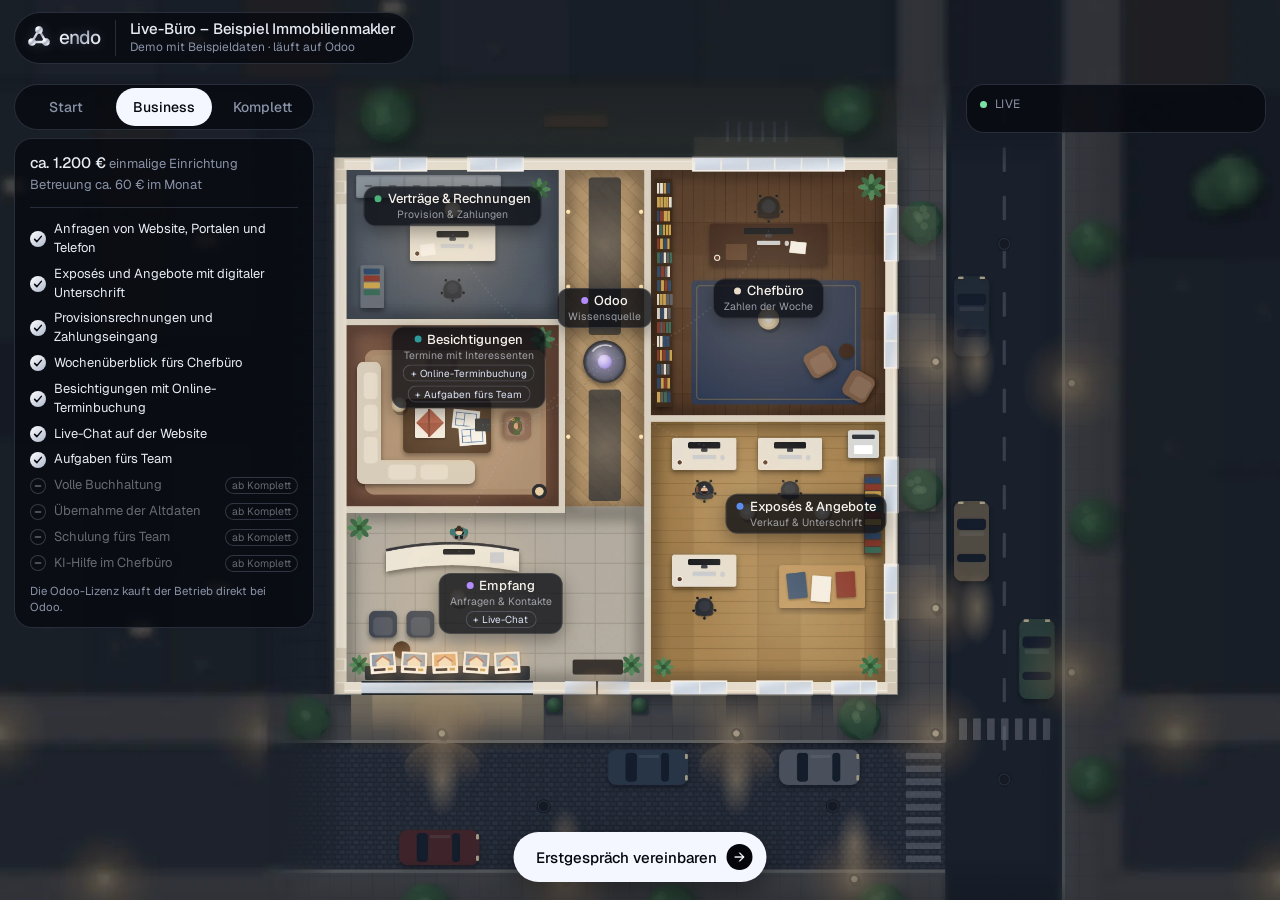
<file: buero/index.html>
<!DOCTYPE html>
<html lang="de">
<head>
<meta charset="utf-8">
<meta name="viewport" content="width=device-width, initial-scale=1, viewport-fit=cover">
<title>Live-Büro – Beispiel Immobilienmakler · endo</title>
<meta name="description" content="Ein Beispiel-Maklerbüro, das mit Odoo arbeitet: Anfragen, Besichtigungen, Exposés, Rechnungen und Überblick, live sichtbar.">
<meta name="robots" content="noindex, nofollow">
<meta name="theme-color" content="#04060C">
<link rel="icon" href="../favicon.svg?v=2" type="image/svg+xml">
<link rel="apple-touch-icon" href="../apple-touch-icon.png">
<link rel="preconnect" href="https://fonts.googleapis.com">
<link rel="preconnect" href="https://fonts.gstatic.com" crossorigin>
<link href="https://fonts.googleapis.com/css2?family=Geist:wght@400;500&display=swap" rel="stylesheet">
<link rel="preload" as="image" href="bilder/szene-1600.webp" media="(max-width: 899px)">
<link rel="preload" as="image" href="bilder/szene-2400.webp" media="(min-width: 900px)">
<link rel="stylesheet" href="buero.css?v=4">
</head>
<body>

<!-- Bühne: das Büro (Standbild vom 12.10.2026), darüber Licht, Figuren und Schilder -->
<main class="buehne" data-buehne aria-label="Das Live-Büro">
  <div class="welt" data-welt>
    <img class="welt__umgebung" src="bilder/szene-umgebung.webp" width="3200" height="3200" alt="" aria-hidden="true" decoding="async" draggable="false">
    <picture>
      <source media="(min-width: 900px)" srcset="bilder/szene-2400.webp">
      <img class="welt__bild" src="bilder/szene-1600.webp" width="1600" height="1600" alt="Ein Maklerbüro im Erdgeschoss an einer Straßenecke am Abend, von oben: vorn das beleuchtete Schaufenster mit Exposés und der Empfang, links Besichtigungen und Verträge & Rechnungen, rechts Exposés & Angebote und das Chefbüro, im Flur die Kugel unter einer Glaskuppel" fetchpriority="high" decoding="async" draggable="false">
    </picture>
  </div>
  <div class="schilder" data-schilder></div>
  <p class="lade" data-lade>Das Büro wird geladen …</p>
</main>

<!-- Kopfzeile -->
<header class="kopf">
  <a class="marke" href="../" aria-label="Zur endo-Seite">
    <svg viewBox="-56 -56 112 112" aria-hidden="true"><defs><linearGradient id="zc" x1="0" y1="0" x2="1" y2="1"><stop offset="0" stop-color="#FFFFFF"/><stop offset=".3" stop-color="#E4E8F0"/><stop offset=".52" stop-color="#9BA3B3"/><stop offset=".7" stop-color="#D9DEE8"/><stop offset="1" stop-color="#F7F9FC"/></linearGradient><radialGradient id="zg" cx=".32" cy=".28" r=".55"><stop offset="0" stop-color="#fff" stop-opacity=".95"/><stop offset=".5" stop-color="#fff" stop-opacity=".25"/><stop offset="1" stop-color="#fff" stop-opacity="0"/></radialGradient></defs><path d="M0 -30 L25.98 15 L-25.98 15 Z" fill="none" stroke="url(#zc)" stroke-width="9" stroke-linejoin="round"/><g fill="url(#zc)"><circle cx="0" cy="-30" r="14"/><circle cx="25.98" cy="15" r="14"/><circle cx="-25.98" cy="15" r="14"/></g><g fill="url(#zg)"><circle cx="0" cy="-30" r="14"/><circle cx="25.98" cy="15" r="14"/><circle cx="-25.98" cy="15" r="14"/></g></svg>
    <b class="chrom">endo</b>
  </a>
  <div class="kopf__titel">
    <h1 data-titel>Live-Büro – Beispiel Immobilienmakler</h1>
    <p data-untertitel>Demo mit Beispieldaten · läuft auf Odoo</p>
  </div>
</header>

<!-- Paket-Umschalter und Paketkarte -->
<section class="paket" aria-label="Paket wählen">
  <div class="umschalter" role="radiogroup" aria-label="Paket" data-umschalter></div>
  <div class="karte" data-karte>
    <div class="karte__preis" data-preis></div>
    <button class="karte__mehr" type="button" data-mehr aria-expanded="false">Was drin ist</button>
    <ul class="karte__inhalt" data-inhalt></ul>
    <p class="karte__hinweis" data-lizenz></p>
  </div>
</section>

<!-- Live-Ticker -->
<aside class="ticker" aria-label="Live-Ticker">
  <p class="ticker__kopf"><span class="punkt" aria-hidden="true"></span>Live</p>
  <ol class="ticker__liste" data-ticker aria-live="polite"></ol>
</aside>

<!-- Abschluss -->
<div class="unten">
  <a class="knopf" href="../#kontakt" data-kontakt>Erstgespräch vereinbaren <span class="pfeil" aria-hidden="true">→</span></a>
</div>

<!-- Info beim Antippen (Figur oder Raum) -->
<div class="info" data-info hidden role="dialog" aria-live="polite">
  <img class="info__bild" data-info-bild alt="" width="64" height="80" hidden>
  <div><b data-info-name></b><p data-info-text></p></div>
  <button class="info__zu" type="button" data-info-zu aria-label="Schließen">×</button>
</div>

<noscript><p class="lade">Diese Seite braucht JavaScript.</p></noscript>
<script src="buero.js?v=4"></script>
</body>
</html>
</file>
<file: buero/buero.css>
/* Live-Büro Makler (07.11.2026) – Rahmen im endo-Stil (dunkel, Chrom), das Büro selbst: Maklerbüro an der Straßenecke, blaue Stunde (eigene Zeichnung). */
:root{--grund:#04060C;--glas:rgba(7,9,15,.8);--linie:rgba(200,215,255,.16);--text:#E8ECF5;--grau:#8A93A8;--hell:#F4F7FF;--wald:#141A24;--kurve:cubic-bezier(.2,.7,.1,1)}
*{box-sizing:border-box}
html,body{margin:0;height:100%;overflow:hidden;background:var(--wald);color:var(--text);font:400 15px/1.45 Geist,system-ui,sans-serif;-webkit-font-smoothing:antialiased;-webkit-text-size-adjust:100%;overscroll-behavior:none}
a{color:inherit}
button{font:inherit;color:inherit}
.chrom{background:linear-gradient(135deg,#FFFFFF 0%,#E4E8F0 30%,#9BA3B3 52%,#D9DEE8 70%,#F7F9FC 100%);-webkit-background-clip:text;background-clip:text;color:transparent}

/* ── Bühne ── */
.buehne{position:fixed;inset:0;overflow:hidden;background:var(--wald);touch-action:none;cursor:grab;user-select:none;-webkit-user-select:none;-webkit-tap-highlight-color:transparent}
.buehne:active{cursor:grabbing}
.welt{position:absolute;left:0;top:0;width:1600px;height:1600px;transform-origin:0 0;will-change:transform}
.welt__bild{position:relative;display:block;width:1600px;height:1600px;pointer-events:none;-webkit-user-drag:none}
.welt__umgebung{position:absolute;left:-800px;top:-800px;width:3200px;height:3200px;max-width:none;pointer-events:none;-webkit-user-drag:none}
.lade{position:fixed;left:50%;top:50%;transform:translate(-50%,-50%);margin:0;color:var(--grau);font-size:14px;z-index:5}

/* Licht: Bildschirme, Kugel, Autoscheinwerfer */
.glanz{position:absolute;opacity:0;pointer-events:none;transition:opacity .7s ease}
.glanz.an{opacity:1}
.glanz--schirm{border-radius:6px;background:linear-gradient(180deg,#EAF4FF 0 34%,#9FC6FF 60%,rgba(120,170,255,0) 100%);box-shadow:0 0 18px 6px rgba(150,195,255,.45);mix-blend-mode:screen}
.glanz--kugel{border-radius:50%;background:radial-gradient(circle,rgba(206,176,255,.9) 0,rgba(160,118,255,.42) 34%,rgba(140,100,255,0) 70%);transition-duration:.45s}
.glanz--kugel-ruhe{border-radius:50%;background:radial-gradient(circle,rgba(190,160,255,.35) 0,rgba(150,110,255,0) 60%);opacity:1;animation:atmen 4.5s ease-in-out infinite}
@keyframes atmen{0%,100%{opacity:.35}50%{opacity:.8}}
.glanz--auto{border-radius:50%;background:radial-gradient(ellipse at 20% 50%,rgba(255,236,190,.75) 0,rgba(255,220,160,.25) 40%,rgba(255,210,140,0) 72%)}

/* Lichtbahnen Raum → Kugel (Vorlage „Animated Beam“) */
.strahlen{position:absolute;left:0;top:0;width:1600px;height:1600px;pointer-events:none;z-index:1900;overflow:visible}
.bahn{fill:none;stroke:rgba(200,215,255,.13);stroke-width:2.5;stroke-dasharray:2 7;stroke-linecap:round;transition:opacity .7s ease}
.bahn.aus{opacity:0}
.bahn-licht{fill:none;stroke:#D9CCFF;stroke-width:4;stroke-linecap:round;filter:drop-shadow(0 0 6px rgba(185,166,255,.9))}

/* Raum abgedunkelt (nicht im Paket) */
.dunkel{position:absolute;border-radius:10px;background:rgba(6,8,14,.72);opacity:0;pointer-events:none;transition:opacity .7s ease;z-index:2000}
.dunkel.an{opacity:1}

/* Figuren: gezeichnet von oben, drehen sich in Laufrichtung, bewegt nur per transform */
.fig{position:absolute;left:0;top:0;width:48px;height:48px;padding:0;margin:0;border:0;background:none;cursor:pointer;will-change:transform;transition:opacity .7s ease}
.fig::before{content:"";position:absolute;inset:-14px;border-radius:50%}
.fig.unterwegs{transition:transform .1s linear,opacity .7s ease}
.fig.ruht{opacity:.45}
.fig:focus-visible{outline:2px solid #F3B562;outline-offset:2px;border-radius:50%}
.fig__svg{display:block;width:48px;height:48px;overflow:visible;pointer-events:none}
.fig__dreh{transform-origin:0 0;transition:transform .25s ease}
.bein,.arm{transform-box:fill-box;transform-origin:center}
.mappe{opacity:0;transition:opacity .2s}
.fig[data-z="sitzt"] .beine,.fig[data-z="tippt"] .beine{opacity:0}
.fig[data-z="geht"] .bein--l,.fig[data-z="traegt"] .bein--l{animation:schrittA .5s ease-in-out infinite}
.fig[data-z="geht"] .bein--r,.fig[data-z="traegt"] .bein--r{animation:schrittB .5s ease-in-out infinite}
.fig[data-z="geht"] .arm--l{animation:schrittB .5s ease-in-out infinite}
.fig[data-z="geht"] .arm--r{animation:schrittA .5s ease-in-out infinite}
.fig[data-z="traegt"] .mappe,.fig[data-z="legt"] .mappe{opacity:1;filter:drop-shadow(0 0 4px rgba(255,214,140,.95))}
.fig[data-z="traegt"] .arm,.fig[data-z="legt"] .arm{transform:translateY(5px)}
.fig[data-z="legt"] .mappe{transform:translateY(6px)}
.fig[data-z="tippt"] .arm,.fig[data-z="tippt-stehend"] .arm{transform:translateY(4px)}
.fig[data-z="tippt"] .arm--l,.fig[data-z="tippt-stehend"] .arm--l{animation:tippen .35s ease-in-out infinite}
.fig[data-z="tippt"] .arm--r,.fig[data-z="tippt-stehend"] .arm--r{animation:tippen .35s ease-in-out -.17s infinite}
@keyframes schrittA{0%,100%{transform:translateY(-4px)}50%{transform:translateY(4px)}}
@keyframes schrittB{0%,100%{transform:translateY(4px)}50%{transform:translateY(-4px)}}
@keyframes tippen{0%,100%{transform:translateY(4px)}50%{transform:translateY(6px)}}

/* Schilder (Teil der Seite, nicht des Bildes) */
.schilder{position:absolute;inset:0;pointer-events:none;overflow:hidden;z-index:4}
.schild{position:absolute;left:0;top:0;pointer-events:auto;display:flex;flex-direction:column;align-items:center;gap:1px;margin:0;padding:5px 11px 6px;border:0;border-radius:12px;background:rgba(10,12,18,.78);box-shadow:inset 0 0 0 1px rgba(255,255,255,.12),0 6px 18px rgba(0,0,0,.35);color:#F5F1EA;cursor:pointer;white-space:nowrap;transition:box-shadow .4s ease,opacity .6s ease}
.schild b{display:flex;align-items:center;gap:6px;font-weight:500;font-size:13px;line-height:1.2}
.schild b::before{content:"";flex:none;width:7px;height:7px;border-radius:50%;background:var(--farbe,#fff);transition:box-shadow .4s ease}
.schild small{font-size:10.5px;line-height:1.2;color:rgba(232,236,245,.62)}
.schild.puls{box-shadow:inset 0 0 0 1px rgba(255,255,255,.45),0 0 0 4px rgba(255,255,255,.08),0 6px 18px rgba(0,0,0,.35)}
.schild.puls b::before{box-shadow:0 0 0 4px rgba(255,255,255,.18),0 0 12px var(--farbe,#fff)}
.schild.zu{background:rgba(10,12,18,.9)}
.schild.zu b{color:rgba(245,241,234,.55)}
.schild.zu b::before{background:#555b66}
.schild .ab{display:none;margin-top:2px;padding:1px 7px;border-radius:999px;background:rgba(244,247,255,.92);color:#04060C;font-size:10px;font-weight:500}
.schild.zu .ab{display:block}
.schild.zu small{display:none}
.zusatz{display:none;align-items:center;gap:4px;margin-top:3px;padding:1px 8px;border-radius:999px;box-shadow:inset 0 0 0 1px rgba(200,215,255,.22);color:#DCE4F7;font-size:10px;line-height:1.5;white-space:nowrap}
.zusatz.an{display:inline-flex;animation:neu .5s var(--kurve)}
.schild.zu .zusatz{display:none}

.zusatz svg{width:11px;height:11px}
.schild--kugel b::before{background:#B48CFF}

/* ── Rahmen: Kopf, Paket, Ticker, Knopf ── */
.kopf,.paket,.ticker,.unten,.info{position:fixed;z-index:10}
.glas{background:var(--glas);box-shadow:inset 0 0 0 1px var(--linie);-webkit-backdrop-filter:blur(10px);backdrop-filter:blur(10px)}
.kopf{left:14px;right:14px;top:max(12px,env(safe-area-inset-top));display:flex;align-items:center;gap:14px;padding:8px 18px 8px 10px;border-radius:999px;background:var(--glas);box-shadow:inset 0 0 0 1px var(--linie);width:fit-content;max-width:calc(100% - 28px)}
.marke{position:relative;display:flex;align-items:center;gap:5px;text-decoration:none;flex:none;overflow:hidden;border-radius:999px;padding:2px 6px 2px 2px;margin:-2px -6px -2px -2px}
.marke svg,.marke b{filter:drop-shadow(0 0 6px rgba(220,230,255,.18))}
.marke::after{content:"";position:absolute;inset:0;background:linear-gradient(105deg,transparent 35%,rgba(255,255,255,.55) 50%,transparent 65%);transform:translateX(-120%);animation:glanzLauf 5.5s cubic-bezier(.4,0,.2,1) 1.2s infinite;mix-blend-mode:overlay;pointer-events:none}
@keyframes glanzLauf{0%{transform:translateX(-120%)}35%,100%{transform:translateX(120%)}}
.marke svg{width:30px;height:30px;display:block}
.marke b{font-weight:500;font-size:19px;letter-spacing:-.045em}
.kopf__titel{min-width:0;padding-left:14px;border-left:1px solid var(--linie)}
.kopf h1{margin:0;font-weight:500;font-size:15px;line-height:1.25;letter-spacing:-.01em;white-space:nowrap;overflow:hidden;text-overflow:ellipsis}
.kopf p{margin:0;font-size:12px;color:var(--grau);white-space:nowrap}

.paket{left:14px;top:84px;width:300px;display:grid;gap:8px}
.umschalter{display:grid;grid-template-columns:repeat(3,1fr);gap:3px;padding:4px;border-radius:999px;background:var(--glas);box-shadow:inset 0 0 0 1px var(--linie)}
.umschalter button{border:0;border-radius:999px;padding:9px 0;background:none;color:var(--grau);font-weight:500;font-size:14px;cursor:pointer;transition:background .35s var(--kurve),color .35s var(--kurve)}
.umschalter button:hover{color:var(--text)}
.umschalter button[aria-checked="true"]{background:var(--hell);color:var(--grund)}
.karte{padding:14px 16px 12px;border-radius:18px;background:var(--glas);box-shadow:inset 0 0 0 1px var(--linie)}
.karte__preis{display:grid;gap:2px;font-size:13px;color:var(--grau)}
.karte__preis b{color:var(--text);font-weight:500;font-size:15px}
.karte__mehr{display:none}
.karte__inhalt{list-style:none;margin:12px 0 0;padding:12px 0 0;border-top:1px solid var(--linie);display:grid;gap:7px;font-size:13px}
.karte__inhalt li{display:flex;gap:8px;align-items:center}
.karte__inhalt li svg{flex:none;width:16px;height:16px;padding:2px;border-radius:50%}
.karte__inhalt li.drin svg{color:#04060C;background:linear-gradient(140deg,#fff,#AEB8CC)}
.karte__inhalt li.fehlt{color:rgba(232,236,245,.42)}
.karte__inhalt li.fehlt svg{color:rgba(232,236,245,.4);box-shadow:inset 0 0 0 1px rgba(232,236,245,.2)}
.karte__inhalt li span{flex:1;min-width:0}
.karte__inhalt li small{flex:none;font-size:10.5px;padding:1px 7px;border-radius:999px;box-shadow:inset 0 0 0 1px rgba(200,215,255,.2)}
.karte__inhalt li.neu{animation:neu .6s var(--kurve)}
@keyframes neu{from{opacity:0;transform:translateY(4px)}to{opacity:1;transform:none}}
.karte__hinweis{margin:10px 0 0;font-size:11.5px;color:var(--grau)}

.ticker{right:14px;top:84px;width:300px;max-height:calc(100% - 180px);display:flex;flex-direction:column;padding:12px 14px;border-radius:18px;background:var(--glas);box-shadow:inset 0 0 0 1px var(--linie);overflow:hidden}
.ticker__kopf{display:flex;align-items:center;gap:8px;margin:0 0 8px;font-size:12px;color:var(--grau);letter-spacing:.04em;text-transform:uppercase}
.punkt{width:7px;height:7px;border-radius:50%;background:#7CE0A3;box-shadow:0 0 0 0 rgba(124,224,163,.6);animation:punkt 2s ease-out infinite}
@keyframes punkt{0%{box-shadow:0 0 0 0 rgba(124,224,163,.55)}100%{box-shadow:0 0 0 8px rgba(124,224,163,0)}}
.ticker__liste{list-style:none;margin:0;padding:0;display:grid;gap:8px;overflow:hidden}
.ticker__liste li{display:grid;gap:1px;padding:8px 10px;border-radius:12px;background:rgba(255,255,255,.035);animation:rein .5s var(--kurve)}
.ticker__liste li:first-child{background:rgba(255,255,255,.07)}
@keyframes rein{from{opacity:0;transform:translateY(-6px)}to{opacity:1;transform:none}}
.ticker__meta{display:flex;align-items:center;gap:6px;font-size:11px;color:var(--grau)}
.ticker__meta i{width:6px;height:6px;border-radius:50%;background:var(--farbe,#fff);flex:none}
.ticker__text{font-size:13px;line-height:1.35}

.unten{left:50%;bottom:max(18px,env(safe-area-inset-bottom));transform:translateX(-50%)}
.knopf{display:inline-flex;align-items:center;gap:10px;border-radius:999px;padding:12px 14px 12px 22px;font-weight:500;font-size:15px;line-height:1;text-decoration:none;background:var(--hell);color:var(--grund);box-shadow:0 10px 30px rgba(0,0,0,.4);transition:transform .35s var(--kurve)}
.knopf:hover{transform:translateY(-1px)}
.pfeil{display:grid;place-items:center;width:26px;height:26px;border-radius:50%;background:var(--grund);color:var(--hell);font-size:14px}

.info{left:50%;bottom:86px;transform:translateX(-50%);display:flex;align-items:center;gap:12px;width:min(380px,calc(100% - 28px));padding:10px 40px 10px 10px;border-radius:18px;background:var(--glas);box-shadow:inset 0 0 0 1px var(--linie);-webkit-backdrop-filter:blur(10px);backdrop-filter:blur(10px);animation:rein .35s var(--kurve)}
.info[hidden]{display:none}
.info__bild{width:52px;height:65px;object-fit:cover;border-radius:10px;flex:none;background:#0B0E15}
.info b{font-weight:500;font-size:15px}
.info p{margin:2px 0 0;font-size:13px;color:var(--grau)}
.info:not(:has(img:not([hidden]))){padding-left:16px}
.info__zu{position:absolute;top:8px;right:8px;width:28px;height:28px;border:0;border-radius:50%;background:rgba(255,255,255,.08);cursor:pointer;font-size:16px;line-height:1}

/* ── Handy ── */
@media (max-width:820px){
  .kopf{left:10px;right:10px;top:max(10px,env(safe-area-inset-top));padding:6px 14px 6px 8px;gap:10px;width:auto;border-radius:20px}
  .marke svg{width:26px;height:26px}
  .marke b{font-size:17px}
  .kopf__titel{padding-left:10px}
  .kopf h1{font-size:13.5px;white-space:normal}
  .kopf p{font-size:11px;white-space:normal}
  .paket{left:10px;right:10px;top:auto;width:auto;bottom:calc(max(12px,env(safe-area-inset-bottom)) + 58px)}
  .karte{padding:10px 14px;display:grid;grid-template-columns:1fr auto;align-items:center;gap:0 10px}
  .karte__preis{font-size:12px}
  .karte__preis b{font-size:14px}
  .karte__mehr{display:block;border:0;border-radius:999px;padding:7px 12px;background:rgba(255,255,255,.07);font-size:12.5px;cursor:pointer}
  .karte__inhalt,.karte__hinweis{display:none;grid-column:1/-1}
  .karte.offen .karte__inhalt{display:grid}
  .karte.offen .karte__hinweis{display:block}
  .karte__inhalt{margin-top:10px;padding-top:10px}
  .ticker{left:10px;right:10px;top:auto;width:auto;bottom:auto;padding:8px 10px;border-radius:16px;max-height:none}
  .ticker__kopf{display:none}
  .ticker__liste li{padding:2px 2px;background:none!important}
  .ticker__liste li:nth-child(n+2){display:none}
  .unten{left:10px;right:10px;transform:none;bottom:max(12px,env(safe-area-inset-bottom))}
  .knopf{width:100%;justify-content:center}
  .info{bottom:auto}
  .schild{padding:3px 8px 4px;border-radius:10px}
  .schild b{font-size:11px;gap:5px}
  .schild b::before{width:6px;height:6px}
  .schild small{font-size:9px}
  .zusatz{font-size:9.5px;padding:1px 7px}
  .buehne:not(.nah) .schild small{display:none}
}
@media (prefers-reduced-motion:reduce){.marke::after{animation:none}.fig.unterwegs,.glanz,.dunkel,.fig__dreh{transition:none}.glanz--kugel-ruhe,.punkt,.bein,.arm{animation:none!important}}
</file>
